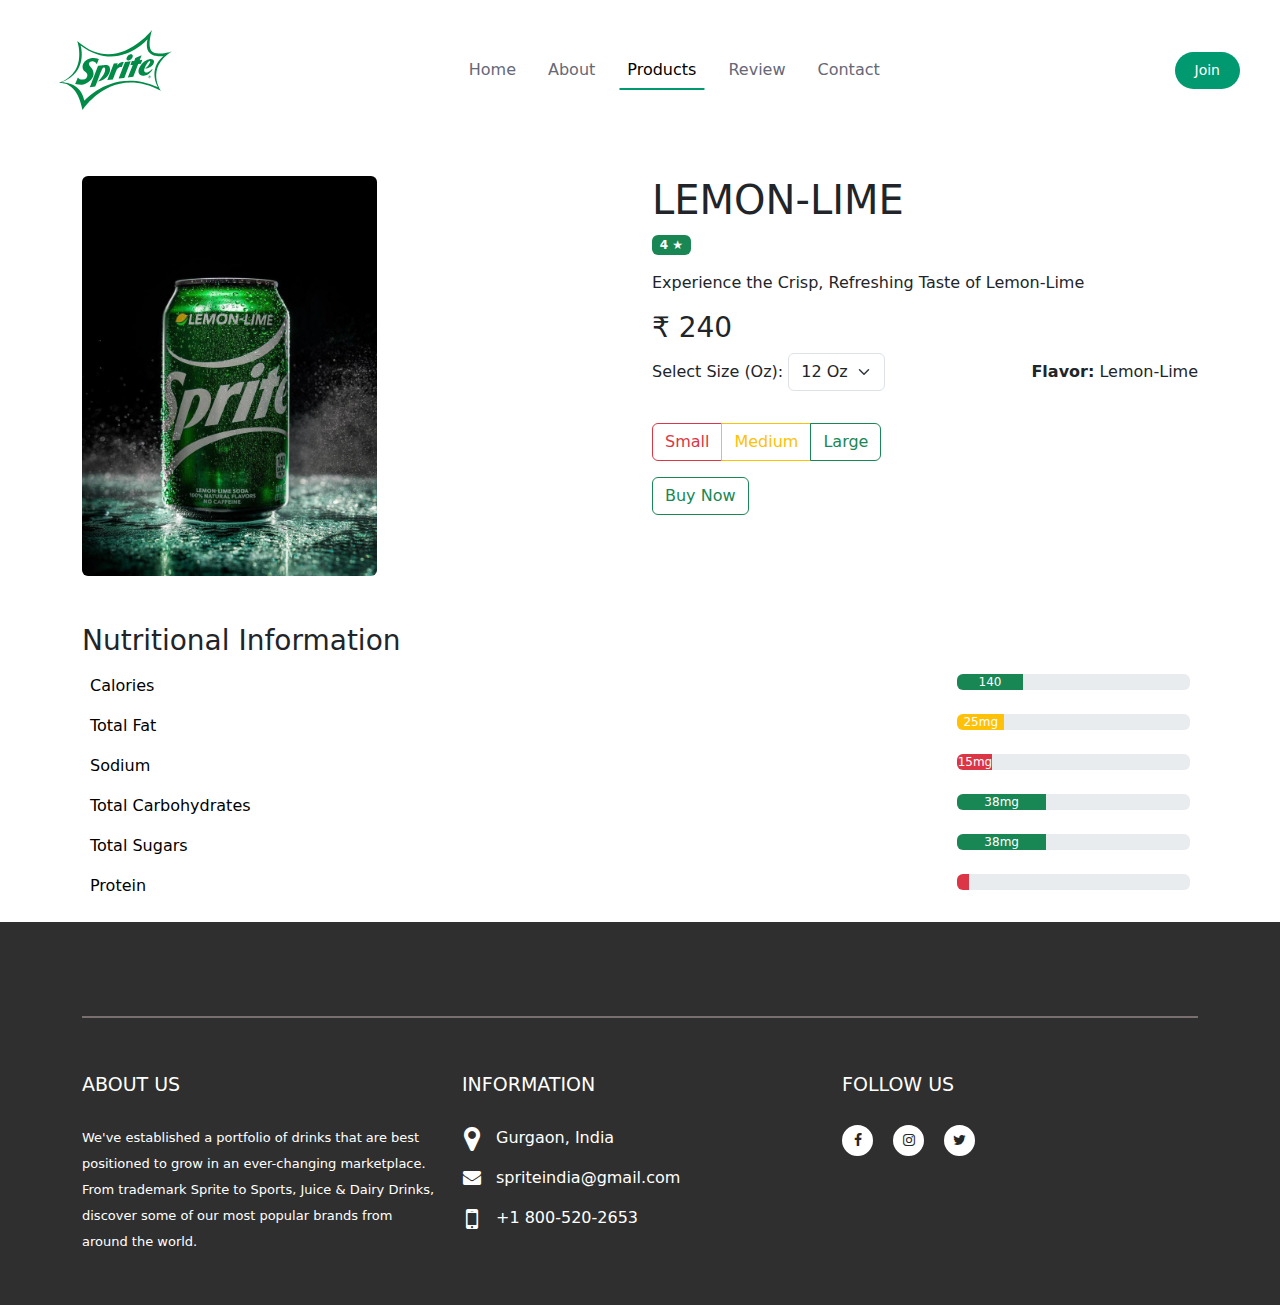
<file: lemonlime.html>
<!DOCTYPE html>
<html lang="en">
<head>
    <meta charset="UTF-8">
    <meta name="viewport" content="width=device-width, initial-scale=1.0">
    <title>Product Detail</title>
    <link href="https://cdn.jsdelivr.net/npm/bootstrap@5.2.3/dist/css/bootstrap.min.css" rel="stylesheet">
    <link href="http://netdna.bootstrapcdn.com/font-awesome/4.0.3/css/font-awesome.min.css" rel="stylesheet">
    <link rel="stylesheet" href="product_details.css">
    <link rel="stylesheet" href="footer.css">
</head>
<body>
    <!-- Navbar -->
    <nav id="navbar" class="navbar navbar-expand-lg">
        <div class="container-fluid">
          <a class="navbar-brand me-auto" href="#"><img src="Sprite_Logo.svg" alt="Sprite" width="150" height="80" class="pl-4"></a>
          <div class="offcanvas offcanvas-end" tabindex="-1" id="offcanvasNavbar" aria-labelledby="offcanvasNavbarLabel">
            <div class="offcanvas-header">
              <h5 class="offcanvas-title" id="offcanvasNavbarLabel"><img src="Sprite_Logo.svg" alt="Sprite" width="100" height="50" class="pl-4"></h5>
              <button type="button" class="btn-close" data-bs-dismiss="offcanvas" aria-label="Close"></button>
            </div>
            <div class="offcanvas-body">
                <ul class="navbar-nav justify-content-center flex-grow-1 pe-3">
                  <li class="nav-item">
                    <a class="nav-link mx-lg-2" href="index.html">Home</a>
                  </li>
                  <li class="nav-item">
                    <a class="nav-link mx-lg-2" href="index.html">About</a>
                  </li>
                  <li class="nav-item">
                      <a class="nav-link mx-lg-2 active" aria-current="page" href="#">Products</a>
                  </li>
                  <li class="nav-item">
                      <a class="nav-link mx-lg-2" href="survey.html">Review</a>
                  </li>
                  <li class="nav-item">
                      <a class="nav-link mx-lg-2" href="#section4">Contact</a>
                  </li>
              </ul>
              </div>
          </div>
          <a href="#" class="join-button">Join</a>
          <button class="navbar-toggler pe-0" type="button" data-bs-toggle="offcanvas" data-bs-target="#offcanvasNavbar" aria-controls="offcanvasNavbar" aria-label="Toggle navigation">
            <span class="navbar-toggler-icon"></span>
          </button>
        </div>
    </nav>

    <!-- Product Detail Section -->
    <section class="container mt-5 pt-2">
        <div class="row">
            <div class="col-md-6">
                <img src="lemonlime.jpeg" class="img-fluid rounded" alt="Lemon Lime" style="height: 400px;">
            </div>
            <div class="col-md-6">
                <h1>LEMON-LIME</h1>
                <p class="badge bg-success">4 ★</p>
                <p>Experience the Crisp, Refreshing Taste of Lemon-Lime</p>
                <h3>₹ 240</h3>
                <div class="d-flex justify-content-between align-items-center mb-3">
                    <div>
                        <p>Select Size (Oz): 
                            <select class="form-select w-auto d-inline-block">
                                <option value="12">12 Oz</option>
                                <option value="16">16 Oz</option>
                                <option value="20">20 Oz</option>
                            </select>
                        </p>
                    </div>
                    <div>
                        <p><strong>Flavor:</strong> Lemon-Lime</p>
                    </div>
                </div>
                <div class="btn-group mb-3" role="group" aria-label="Box Size">
                    <input type="radio" class="btn-check" name="boxSize" id="small" autocomplete="off">
                    <label class="btn btn-outline-danger" for="small">Small</label>

                    <input type="radio" class="btn-check" name="boxSize" id="medium" autocomplete="off">
                    <label class="btn btn-outline-warning" for="medium">Medium</label>

                    <input type="radio" class="btn-check" name="boxSize" id="large" autocomplete="off">
                    <label class="btn btn-outline-success" for="large">Large</label>
                </div><br>
                <button class="btn btn-outline-success" onclick="showSuccessAlert()">Buy Now</button>
            </div>
        </div>

        <!-- Product Description -->
        <div class="row mt-5">
            <div class="col-md-12">
                <h3>Nutritional Information</h3>
                <table class="table borderless">
                    <tbody>
                        <tr>
                            <td>Calories</td>
                            <td>
                                <div class="progress">
                                    <div class="progress-bar bg-success" role="progressbar" style="width: 28%;" aria-valuenow="140" aria-valuemin="0" aria-valuemax="500">140</div>
                                </div>
                            </td>
                        </tr>
                        <tr>
                            <td>Total Fat</td>
                            <td>
                                <div class="progress">
                                    <div class="progress-bar bg-warning" role="progressbar" style="width: 20%;" aria-valuenow="0" aria-valuemin="0" aria-valuemax="100">25mg</div>
                                </div>
                            </td>
                        </tr>
                        <tr>
                            <td>Sodium</td>
                            <td>
                                <div class="progress">
                                    <div class="progress-bar bg-danger" role="progressbar" style="width: 15%;" aria-valuenow="65" aria-valuemin="0" aria-valuemax="3000">15mg</div>
                                </div>
                            </td>
                        </tr>
                        <tr>
                            <td>Total Carbohydrates</td>
                            <td>
                                <div class="progress">
                                    <div class="progress-bar bg-success" role="progressbar" style="width: 38%;" aria-valuenow="38" aria-valuemin="0" aria-valuemax="300">38mg</div>
                                </div>
                            </td>
                        </tr>
                        <tr>
                            <td>Total Sugars</td>
                            <td>
                                <div class="progress">
                                    <div class="progress-bar bg-success" role="progressbar" style="width: 38%;" aria-valuenow="38" aria-valuemin="0" aria-valuemax="100">38mg</div>
                                </div>
                            </td>
                        </tr>
                        <tr>
                            <td>Protein</td>
                            <td>
                                <div class="progress">
                                    <div class="progress-bar bg-danger" role="progressbar" style="width: 5%;" aria-valuenow="0" aria-valuemin="0" aria-valuemax="100"></div>
                                </div>
                            </td>
                        </tr>
                    </tbody>
                </table>
            </div>
        </div>
    </section>
    <footer id="section4">
        <div class="footer-top">
            <div class="container">
                <div class="footer-day-time">
                    <div class="row">
                    </div>
                </div>
                <div class="row">
                    <div class="col-lg-4">
                        
                        <h4>About us</h4>
                        <p>We've established a portfolio of drinks that are best positioned to grow in an ever-changing marketplace. From trademark Sprite to Sports, Juice & Dairy Drinks, discover some of our most popular brands from around the world.</p>

                    </div>

                    <div class="col-md-4">
                        <h4>Information</h4>
                        <ul class="address1">
                            <li><i class="fa fa-map-marker"></i>Gurgaon, India</li>
                            <li><i class="fa fa-envelope"></i><a href="mailto:#">spriteindia@gmail.com</a></li>
                            <li><i class="fa fa-mobile" aria-hidden="true"></i> <a href="tel:12 34 56 78 90">+1 800-520-2653</a></li>
                        </ul>
                    </div>

                    <div class="col-md-4">
                        <h4>Follow us</h4>
                        <ul class="social-icon">
                            <li><a href="#"><i class="fa fa-facebook" aria-hidden="true"></i></a></li>
                            <li><a href="#"><i class="fa fa-instagram" aria-hidden="true"></i></a></li>
                            <li><a href="#"><i class="fa fa-twitter" aria-hidden="true"></i></a></li>
                        </ul>
                    </div>

                </div>
            </div>
        </div>
       
    </footer>

    <script>
        function showSuccessAlert() {
            const alertContainer = document.getElementById('alert-container');
            const alertHTML = `
                <div class="alert alert-success alert-dismissible fade show" role="alert">
                    <strong>Success!</strong> Your purchase was completed.
                    <button type="button" class="btn-close" data-bs-dismiss="alert" aria-label="Close"></button>
                </div>
            `;
            alertContainer.innerHTML = alertHTML;
        }
    </script>
    <script src="https://cdn.jsdelivr.net/npm/bootstrap@5.2.3/dist/js/bootstrap.bundle.min.js"></script>
</body>
</html>
</file>
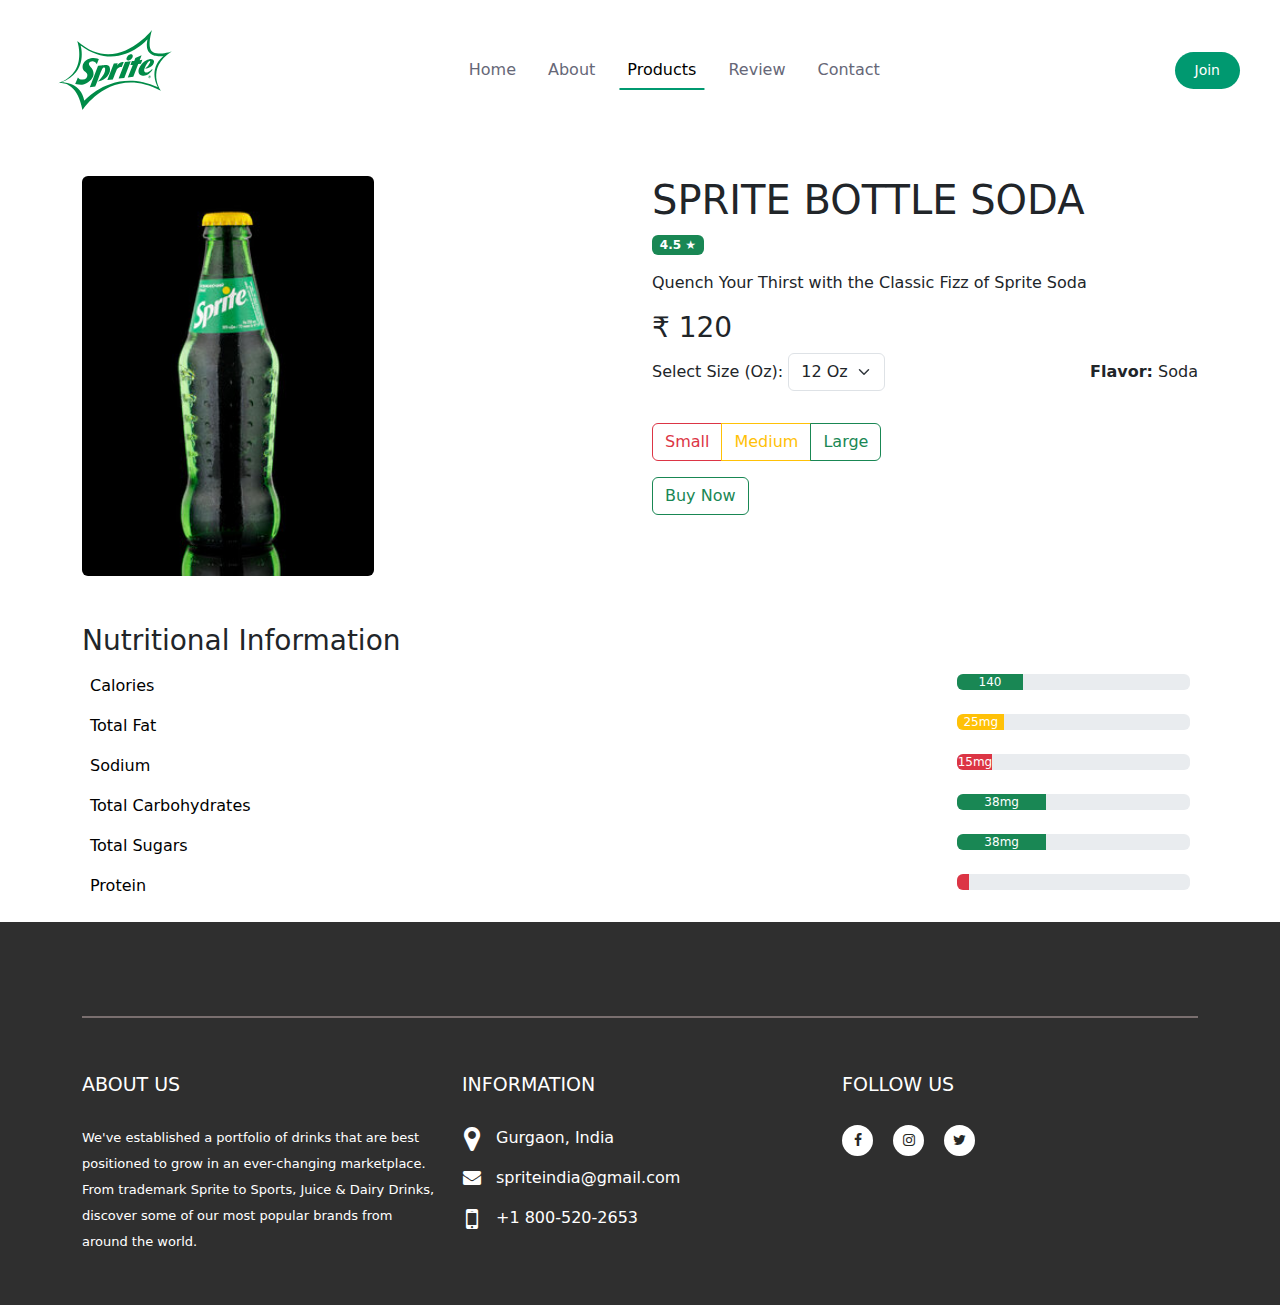
<file: spritebottlesoda.html>
<!DOCTYPE html>
<html lang="en">
<head>
    <meta charset="UTF-8">
    <meta name="viewport" content="width=device-width, initial-scale=1.0">
    <title>Product Detail</title>
    <link href="https://cdn.jsdelivr.net/npm/bootstrap@5.2.3/dist/css/bootstrap.min.css" rel="stylesheet">
    <link rel="stylesheet" href="product_details.css">
    <link rel="stylesheet" href="footer.css">
    <link href="http://netdna.bootstrapcdn.com/font-awesome/4.0.3/css/font-awesome.min.css" rel="stylesheet">
</head>
<body>
    <!-- Navbar -->
    <nav id="navbar" class="navbar navbar-expand-lg">
        <div class="container-fluid">
            <a class="navbar-brand me-auto" href="#"><img src="Sprite_Logo.svg" alt="Sprite" width="150" height="80" class="pl-4"></a>
            <div class="offcanvas offcanvas-end" tabindex="-1" id="offcanvasNavbar" aria-labelledby="offcanvasNavbarLabel">
                <div class="offcanvas-header">
                    <h5 class="offcanvas-title" id="offcanvasNavbarLabel"><img src="Sprite_Logo.svg" alt="Sprite" width="100" height="50" class="pl-4"></h5>
                    <button type="button" class="btn-close" data-bs-dismiss="offcanvas" aria-label="Close"></button>
                </div>
                <div class="offcanvas-body">
                    <ul class="navbar-nav justify-content-center flex-grow-1 pe-3">
                        <li class="nav-item">
                            <a class="nav-link mx-lg-2" href="index.html">Home</a>
                        </li>
                        <li class="nav-item">
                            <a class="nav-link mx-lg-2" href="index.html">About</a>
                        </li>
                        <li class="nav-item">
                            <a class="nav-link mx-lg-2 active" aria-current="page" href="#">Products</a>
                        </li>
                        <li class="nav-item">
                            <a class="nav-link mx-lg-2" href="survey.html">Review</a>
                        </li>
                        <li class="nav-item">
                            <a class="nav-link mx-lg-2" href="#section4">Contact</a>
                        </li>
                    </ul>
                </div>
            </div>
            <a href="#" class="join-button">Join</a>
            <button class="navbar-toggler pe-0" type="button" data-bs-toggle="offcanvas" data-bs-target="#offcanvasNavbar" aria-controls="offcanvasNavbar" aria-label="Toggle navigation">
                <span class="navbar-toggler-icon"></span>
            </button>
        </div>
    </nav>

    <!-- Alert Container -->
    <div class="container mt-3">
        <div id="alert-container"></div>
    </div>

    <!-- Product Detail Section -->
    <section class="container mt-5 pt-2">
        <div class="row">
            <div class="col-md-6">
                <img src="spritebottlesoda.jpg" class="img-fluid rounded" alt="Lemon Lime" style="height: 400px;">
            </div>
            <div class="col-md-6">
                <h1>SPRITE BOTTLE SODA</h1>
                <p class="badge bg-success">4.5 ★</p>
                <p>Quench Your Thirst with the Classic Fizz of Sprite Soda</p>
                <h3>₹ 120</h3>
                <div class="d-flex justify-content-between align-items-center mb-3">
                    <div>
                        <p>Select Size (Oz): 
                            <select class="form-select w-auto d-inline-block">
                                <option value="12">12 Oz</option>
                                <option value="16">16 Oz</option>
                                <option value="20">20 Oz</option>
                            </select>
                        </p>
                    </div>
                    <div>
                        <p><strong>Flavor:</strong> Soda</p>
                    </div>
                </div>
                <div class="btn-group mb-3" role="group" aria-label="Box Size">
                    <input type="radio" class="btn-check" name="boxSize" id="small" autocomplete="off">
                    <label class="btn btn-outline-danger" for="small">Small</label>

                    <input type="radio" class="btn-check" name="boxSize" id="medium" autocomplete="off">
                    <label class="btn btn-outline-warning" for="medium">Medium</label>

                    <input type="radio" class="btn-check" name="boxSize" id="large" autocomplete="off">
                    <label class="btn btn-outline-success" for="large">Large</label>
                </div><br>
                <button class="btn btn-outline-success" onclick="showSuccessAlert()">Buy Now</button>
            </div>
        </div>

        <!-- Product Description -->
        <div class="row mt-5">
            <div class="col-md-12">
                <h3>Nutritional Information</h3>
                <table class="table borderless">
                    <tbody>
                        <tr>
                            <td>Calories</td>
                            <td>
                                <div class="progress">
                                    <div class="progress-bar bg-success" role="progressbar" style="width: 28%;" aria-valuenow="140" aria-valuemin="0" aria-valuemax="500">140</div>
                                </div>
                            </td>
                        </tr>
                        <tr>
                            <td>Total Fat</td>
                            <td>
                                <div class="progress">
                                    <div class="progress-bar bg-warning" role="progressbar" style="width: 20%;" aria-valuenow="0" aria-valuemin="0" aria-valuemax="100">25mg</div>
                                </div>
                            </td>
                        </tr>
                        <tr>
                            <td>Sodium</td>
                            <td>
                                <div class="progress">
                                    <div class="progress-bar bg-danger" role="progressbar" style="width: 15%;" aria-valuenow="65" aria-valuemin="0" aria-valuemax="3000">15mg</div>
                                </div>
                            </td>
                        </tr>
                        <tr>
                            <td>Total Carbohydrates</td>
                            <td>
                                <div class="progress">
                                    <div class="progress-bar bg-success" role="progressbar" style="width: 38%;" aria-valuenow="38" aria-valuemin="0" aria-valuemax="300">38mg</div>
                                </div>
                            </td>
                        </tr>
                        <tr>
                            <td>Total Sugars</td>
                            <td>
                                <div class="progress">
                                    <div class="progress-bar bg-success" role="progressbar" style="width: 38%;" aria-valuenow="38" aria-valuemin="0" aria-valuemax="100">38mg</div>
                                </div>
                            </td>
                        </tr>
                        <tr>
                            <td>Protein</td>
                            <td>
                                <div class="progress">
                                    <div class="progress-bar bg-danger" role="progressbar" style="width: 5%;" aria-valuenow="0" aria-valuemin="0" aria-valuemax="100"></div>
                                </div>
                            </td>
                        </tr>
                    </tbody>
                </table>
            </div>
        </div>
    </section>

    <footer id="section4">
        <div class="footer-top">
            <div class="container">
                <div class="footer-day-time">
                    <div class="row">
                    </div>
                </div>
                <div class="row">
                    <div class="col-lg-4">
                        <h4>About us</h4>
                        <p>We've established a portfolio of drinks that are best positioned to grow in an ever-changing marketplace. From trademark Sprite to Sports, Juice & Dairy Drinks, discover some of our most popular brands from around the world.</p>
                    </div>

                    <div class="col-md-4">
                        <h4>Information</h4>
                        <ul class="address1">
                            <li><i class="fa fa-map-marker"></i>Gurgaon, India</li>
                            <li><i class="fa fa-envelope"></i><a href="mailto:#">spriteindia@gmail.com</a></li>
                            <li><i class="fa fa-mobile" aria-hidden="true"></i> <a href="tel:12 34 56 78 90">+1 800-520-2653</a></li>
                        </ul>
                    </div>

                    <div class="col-md-4">
                        <h4>Follow us</h4>
                        <ul class="social-icon">
                            <li><a href="#"><i class="fa fa-facebook" aria-hidden="true"></i></a></li>
                            <li><a href="#"><i class="fa fa-instagram" aria-hidden="true"></i></a></li>
                            <li><a href="#"><i class="fa fa-twitter" aria-hidden="true"></i></a></li>
                        </ul>
                    </div>
                </div>
            </div>
        </div>
    </footer>

    <script src="https://cdn.jsdelivr.net/npm/bootstrap@5.2.3/dist/js/bootstrap.bundle.min.js"></script>
    <script>
        function showSuccessAlert() {
            const alertContainer = document.getElementById('alert-container');
            const alertHTML = `
                <div class="alert alert-success alert-dismissible fade show" role="alert">
                    <strong>Success!</strong> Your purchase was completed.
                    <button type="button" class="btn-close" data-bs-dismiss="alert" aria-label="Close"></button>
                </div>
            `;
            alertContainer.innerHTML = alertHTML;
        }
    </script>
</body>
</html>
</file>
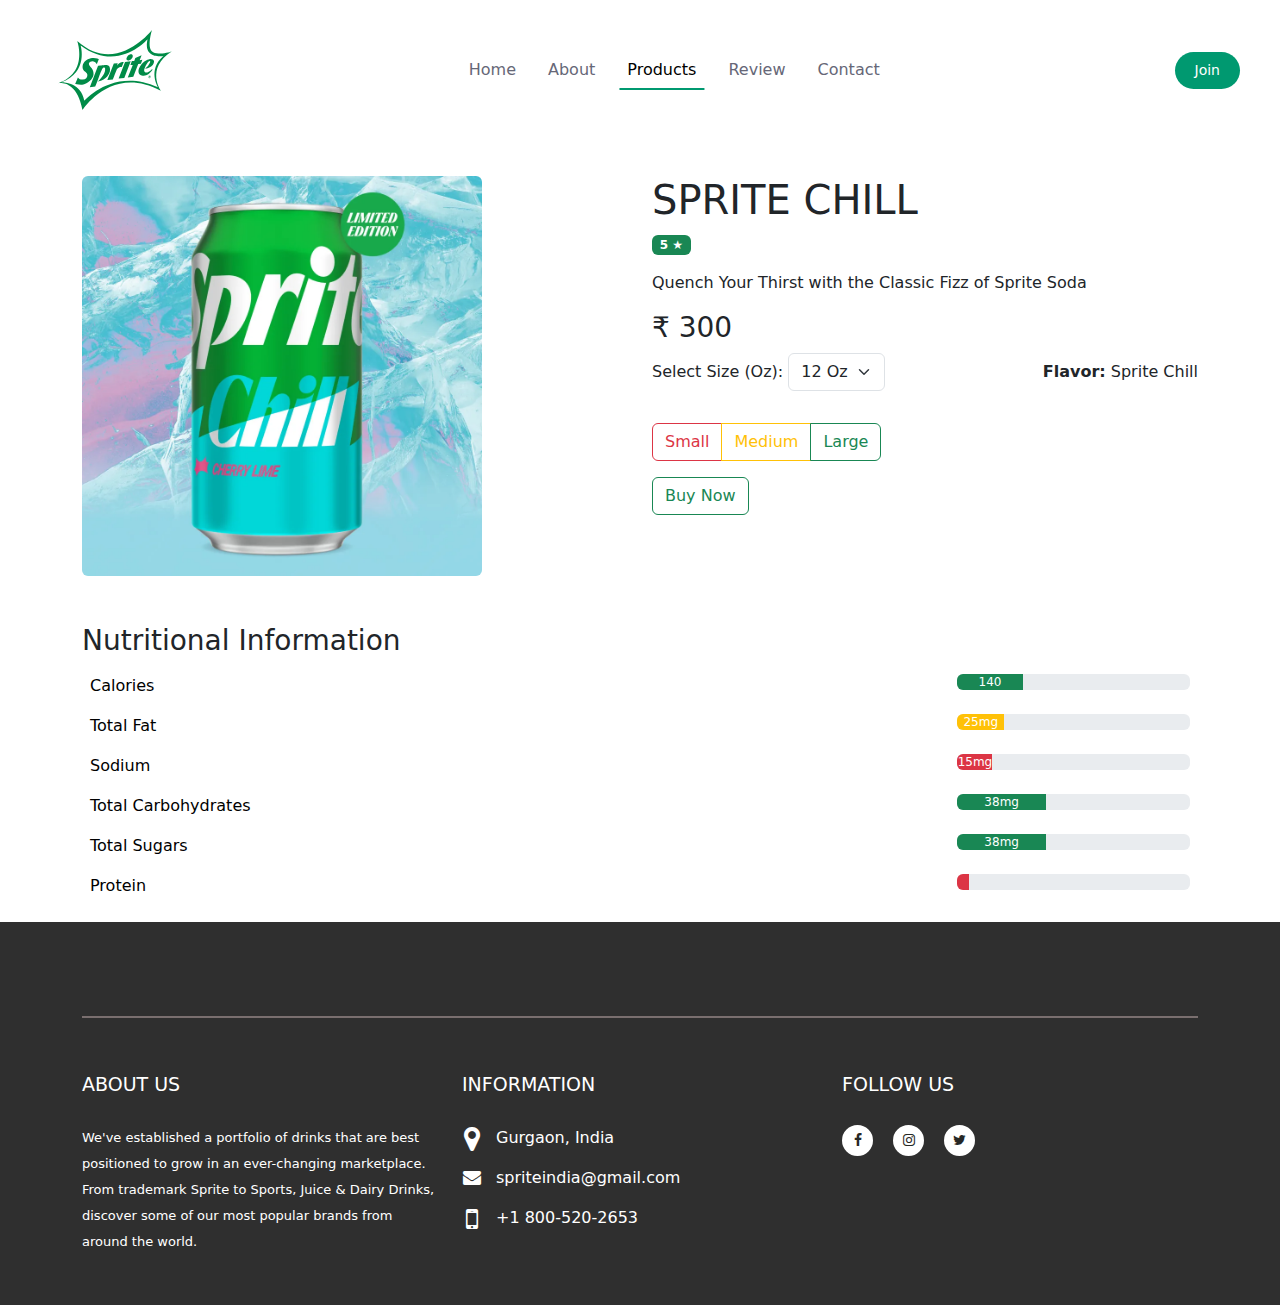
<file: spritechill.html>
<!DOCTYPE html>
<html lang="en">
<head>
    <meta charset="UTF-8">
    <meta name="viewport" content="width=device-width, initial-scale=1.0">
    <title>Product Detail</title>
    <link href="https://cdn.jsdelivr.net/npm/bootstrap@5.2.3/dist/css/bootstrap.min.css" rel="stylesheet">
    <link rel="stylesheet" href="product_details.css">
    <link rel="stylesheet" href="footer.css">
    <link href="http://netdna.bootstrapcdn.com/font-awesome/4.0.3/css/font-awesome.min.css" rel="stylesheet">
</head>
<body>
    <!-- Navbar -->
    <nav id="navbar" class="navbar navbar-expand-lg">
        <div class="container-fluid">
          <a class="navbar-brand me-auto" href="#"><img src="Sprite_Logo.svg" alt="Sprite" width="150" height="80" class="pl-4"></a>
          <div class="offcanvas offcanvas-end" tabindex="-1" id="offcanvasNavbar" aria-labelledby="offcanvasNavbarLabel">
            <div class="offcanvas-header">
              <h5 class="offcanvas-title" id="offcanvasNavbarLabel"><img src="Sprite_Logo.svg" alt="Sprite" width="100" height="50" class="pl-4"></h5>
              <button type="button" class="btn-close" data-bs-dismiss="offcanvas" aria-label="Close"></button>
            </div>
            <div class="offcanvas-body">
                <ul class="navbar-nav justify-content-center flex-grow-1 pe-3">
                  <li class="nav-item">
                    <a class="nav-link mx-lg-2" href="index.html">Home</a>
                  </li>
                  <li class="nav-item">
                    <a class="nav-link mx-lg-2" href="index.html">About</a>
                  </li>
                  <li class="nav-item">
                      <a class="nav-link mx-lg-2 active" aria-current="page" href="#">Products</a>
                  </li>
                  <li class="nav-item">
                      <a class="nav-link mx-lg-2" href="survey.css">Review</a>
                  </li>
                  <li class="nav-item">
                      <a class="nav-link mx-lg-2" href="#section4">Contact</a>
                  </li>
              </ul>
            </div>
            </div>
          <a href="#" class="join-button">Join</a>
          <button class="navbar-toggler pe-0" type="button" data-bs-toggle="offcanvas" data-bs-target="#offcanvasNavbar" aria-controls="offcanvasNavbar" aria-label="Toggle navigation">
            <span class="navbar-toggler-icon"></span>
          </button>
        </div>
    </nav>

    <!-- Product Detail Section -->
    <section class="container mt-5 pt-2">
        <div class="row">
            <div class="col-md-6">
                <img src="spritechill.jpg" class="img-fluid rounded" alt="Lemon Lime" style="height: 400px;">
            </div>
            <div class="col-md-6">
                <h1>SPRITE CHILL</h1>
                <p class="badge bg-success">5 ★</p>
                <p>Quench Your Thirst with the Classic Fizz of Sprite Soda</p>
                <h3>₹ 300</h3>
                <div class="d-flex justify-content-between align-items-center mb-3">
                    <div>
                        <p>Select Size (Oz): 
                            <select class="form-select w-auto d-inline-block">
                                <option value="12">12 Oz</option>
                                <option value="16">16 Oz</option>
                                <option value="20">20 Oz</option>
                            </select>
                        </p>
                    </div>
                    <div>
                        <p><strong>Flavor:</strong> Sprite Chill</p>
                    </div>
                </div>
                <div class="btn-group mb-3" role="group" aria-label="Box Size">
                    <input type="radio" class="btn-check" name="boxSize" id="small" autocomplete="off">
                    <label class="btn btn-outline-danger" for="small">Small</label>

                    <input type="radio" class="btn-check" name="boxSize" id="medium" autocomplete="off">
                    <label class="btn btn-outline-warning" for="medium">Medium</label>

                    <input type="radio" class="btn-check" name="boxSize" id="large" autocomplete="off">
                    <label class="btn btn-outline-success" for="large">Large</label>
                </div><br>
                <button class="btn btn-outline-success" onclick="showSuccessAlert()">Buy Now</button>
            </div>
        </div>

        <!-- Product Description -->
        <div class="row mt-5">
            <div class="col-md-12">
                <h3>Nutritional Information</h3>
                <table class="table borderless">
                    <tbody>
                        <tr>
                            <td>Calories</td>
                            <td>
                                <div class="progress">
                                    <div class="progress-bar bg-success" role="progressbar" style="width: 28%;" aria-valuenow="140" aria-valuemin="0" aria-valuemax="500">140</div>
                                </div>
                            </td>
                        </tr>
                        <tr>
                            <td>Total Fat</td>
                            <td>
                                <div class="progress">
                                    <div class="progress-bar bg-warning" role="progressbar" style="width: 20%;" aria-valuenow="0" aria-valuemin="0" aria-valuemax="100">25mg</div>
                                </div>
                            </td>
                        </tr>
                        <tr>
                            <td>Sodium</td>
                            <td>
                                <div class="progress">
                                    <div class="progress-bar bg-danger" role="progressbar" style="width: 15%;" aria-valuenow="65" aria-valuemin="0" aria-valuemax="3000">15mg</div>
                                </div>
                            </td>
                        </tr>
                        <tr>
                            <td>Total Carbohydrates</td>
                            <td>
                                <div class="progress">
                                    <div class="progress-bar bg-success" role="progressbar" style="width: 38%;" aria-valuenow="38" aria-valuemin="0" aria-valuemax="300">38mg</div>
                                </div>
                            </td>
                        </tr>
                        <tr>
                            <td>Total Sugars</td>
                            <td>
                                <div class="progress">
                                    <div class="progress-bar bg-success" role="progressbar" style="width: 38%;" aria-valuenow="38" aria-valuemin="0" aria-valuemax="100">38mg</div>
                                </div>
                            </td>
                        </tr>
                        <tr>
                            <td>Protein</td>
                            <td>
                                <div class="progress">
                                    <div class="progress-bar bg-danger" role="progressbar" style="width: 5%;" aria-valuenow="0" aria-valuemin="0" aria-valuemax="100"></div>
                                </div>
                            </td>
                        </tr>
                    </tbody>
                </table>
            </div>
        </div>
    </section>
    <footer id="section4">
        <div class="footer-top">
            <div class="container">
                <div class="footer-day-time">
                    <div class="row">
                    </div>
                </div>
                <div class="row">
                    <div class="col-lg-4">
                        
                        <h4>About us</h4>
                        <p>We've established a portfolio of drinks that are best positioned to grow in an ever-changing marketplace. From trademark Sprite to Sports, Juice & Dairy Drinks, discover some of our most popular brands from around the world.</p>

                    </div>

                    <div class="col-md-4">
                        <h4>Information</h4>
                        <ul class="address1">
                            <li><i class="fa fa-map-marker"></i>Gurgaon, India</li>
                            <li><i class="fa fa-envelope"></i><a href="mailto:#">spriteindia@gmail.com</a></li>
                            <li><i class="fa fa-mobile" aria-hidden="true"></i> <a href="tel:12 34 56 78 90">+1 800-520-2653</a></li>
                        </ul>
                    </div>

                    <div class="col-md-4">
                        <h4>Follow us</h4>
                        <ul class="social-icon">
                            <li><a href="#"><i class="fa fa-facebook" aria-hidden="true"></i></a></li>
                            <li><a href="#"><i class="fa fa-instagram" aria-hidden="true"></i></a></li>
                            <li><a href="#"><i class="fa fa-twitter" aria-hidden="true"></i></a></li>
                        </ul>
                    </div>

                </div>
            </div>
        </div>
       
    </footer>
    <script>
        function showSuccessAlert() {
            const alertContainer = document.getElementById('alert-container');
            const alertHTML = `
                <div class="alert alert-success alert-dismissible fade show" role="alert">
                    <strong>Success!</strong> Your purchase was completed.
                    <button type="button" class="btn-close" data-bs-dismiss="alert" aria-label="Close"></button>
                </div>
            `;
            alertContainer.innerHTML = alertHTML;
        }
    </script>
    <script src="https://cdn.jsdelivr.net/npm/bootstrap@5.2.3/dist/js/bootstrap.bundle.min.js"></script>
</body>
</html>
</file>
<file: product_details.css>
*{
    padding: 0;
    margin: 0;
    box-sizing: border-box;
}
.join-button{
    background-color: #009970;
    color: #fff;
    font-size: 14px;
    padding: 8px 20px;
    border-radius: 50px;
    text-decoration: none;
    transition: 0.3s background-color;
}
.join-button:hover{
    background-color: #00b383;
}
.table.borderless tbody tr td {
    border: none;
}
.navbar{
    background-color: #fff;
    height: 100px;
    margin: 20px;
    border-radius: 16px;
    padding: 0.5rem;
}
.navbar-toggler{
    border: none;
    font-size: 1.25rem;
}
.navbar-toggler:focus, .btn-close:focus{
    box-shadow: none;
    outline: none;
}
.nav-link{
    color: #666777;
    font-weight: 500;
    position: relative;
}
.nav-link:hover, .nav-link.active{
    color: black;
}

@media (min-width: 991px){
.nav-link::before{
    content: "";
    position: absolute;
    bottom: 0;
    left: 50%;
    transform: translateX(-50%);
    width: 0;
    height: 2px;
    background-color: #009970;
    visibility: hidden;
    transition: 0.3s ease-in-out;
}
.nav-link:hover::before, .nav-link.active::before{
    width: 100%;
    visibility: visible;
}
}
</file>
<file: footer.css>
footer {
    color: #fff;
}
ul {
    padding: 0px;
}
ol, ul {
    margin-bottom: 0px;
}

.social-icon {
    padding: 0;
    margin-bottom: 0px;
        float: right;
}

.social-icon li {
    list-style: none;
    display: inline-block;
}
.social-icon li i {
    font-size: 14px;
    color: #262725;
    border: solid 2px #ffffff;
    height: 31px;
    width: 31px;
    text-align: center;
    vertical-align: middle;
    border-radius: 100px;
    line-height: 27px;
    margin-right: 15px;
    transition: 1s;
    background: #fff;
}
.social-icon li i:hover {
    border: solid 2px #262725;
    color: #ffffff;
    background: #262725;
}

.phone-no i {
    position: relative;
    margin-right: 14px;
    font-size: 43px;
    top: 5px;
}
.phone-no {
    margin-top: -22px;
    text-align: right;
}
.footer-day-time {
    padding-bottom: 30px;
    border-bottom: 2px solid #7a6f6f;
    padding-top: 14px;
    margin-bottom: 55px;
}
.footer-day-time ul li {
    display: inline;
    margin-right: 20px;
}
.footer-day-time ul li:last-child {
    margin-right: 0px;
}
.phone-no a {
    color: #fff;
    font-family: PlayfairDisplay-Black;
    font-size: 34px;
    font-weight: bold;
}
.footer-top {
    background: #2f2f2f;
    padding:50px 0 50px;
}
.footer-top h4 {
    font-size: 19px;
    text-transform: uppercase;
    margin-bottom: 30px;
}
.footer-top p {
    font-size: 13px;
    line-height: 2;
}

footer p {
  margin-bottom:0;
}
.footer-logo {
    display: block;
    margin-bottom: 32px;
}
.address1 li {
    list-style: none;
    position: relative;
    padding: 0px 0 14px 34px;
    line-height: 26px;
}
ul.address1 span {
    position: absolute;
    width: 40px;
    max-width: 40px;
    left: 0;
}
.address1 li a {
    color: #fff;
    text-decoration: none;
}
ul.address1 i {
    width: 20px;
    position: absolute;
    left: 0px;
    text-align: center;
    font-size: 28px;
    top: 0;
}

ul.address1 i.fa-envelope {
    font-size: 18px;
    top: 4px;
}
footer ul.social-icon {
    float: left;
}
footer .social-icon li i:hover {
    background: #4b8800;
    border-color: #4b8800;
}

.footer-bottom {
    background: #4b8800;
    padding: 10px 0px;
}
.footer-bottom ul li {
    display: inline;
    margin-right: 20px;
    font-size: 18px;
}
.footer-bottom ul li a{
    color:#fff;
}

.footer-bottom ul {
    float: right;
}

.footer-bottom ul li:last-child {
    margin-right: 0;
}
.copyright {
    font-size: 18px;
}
</file>
